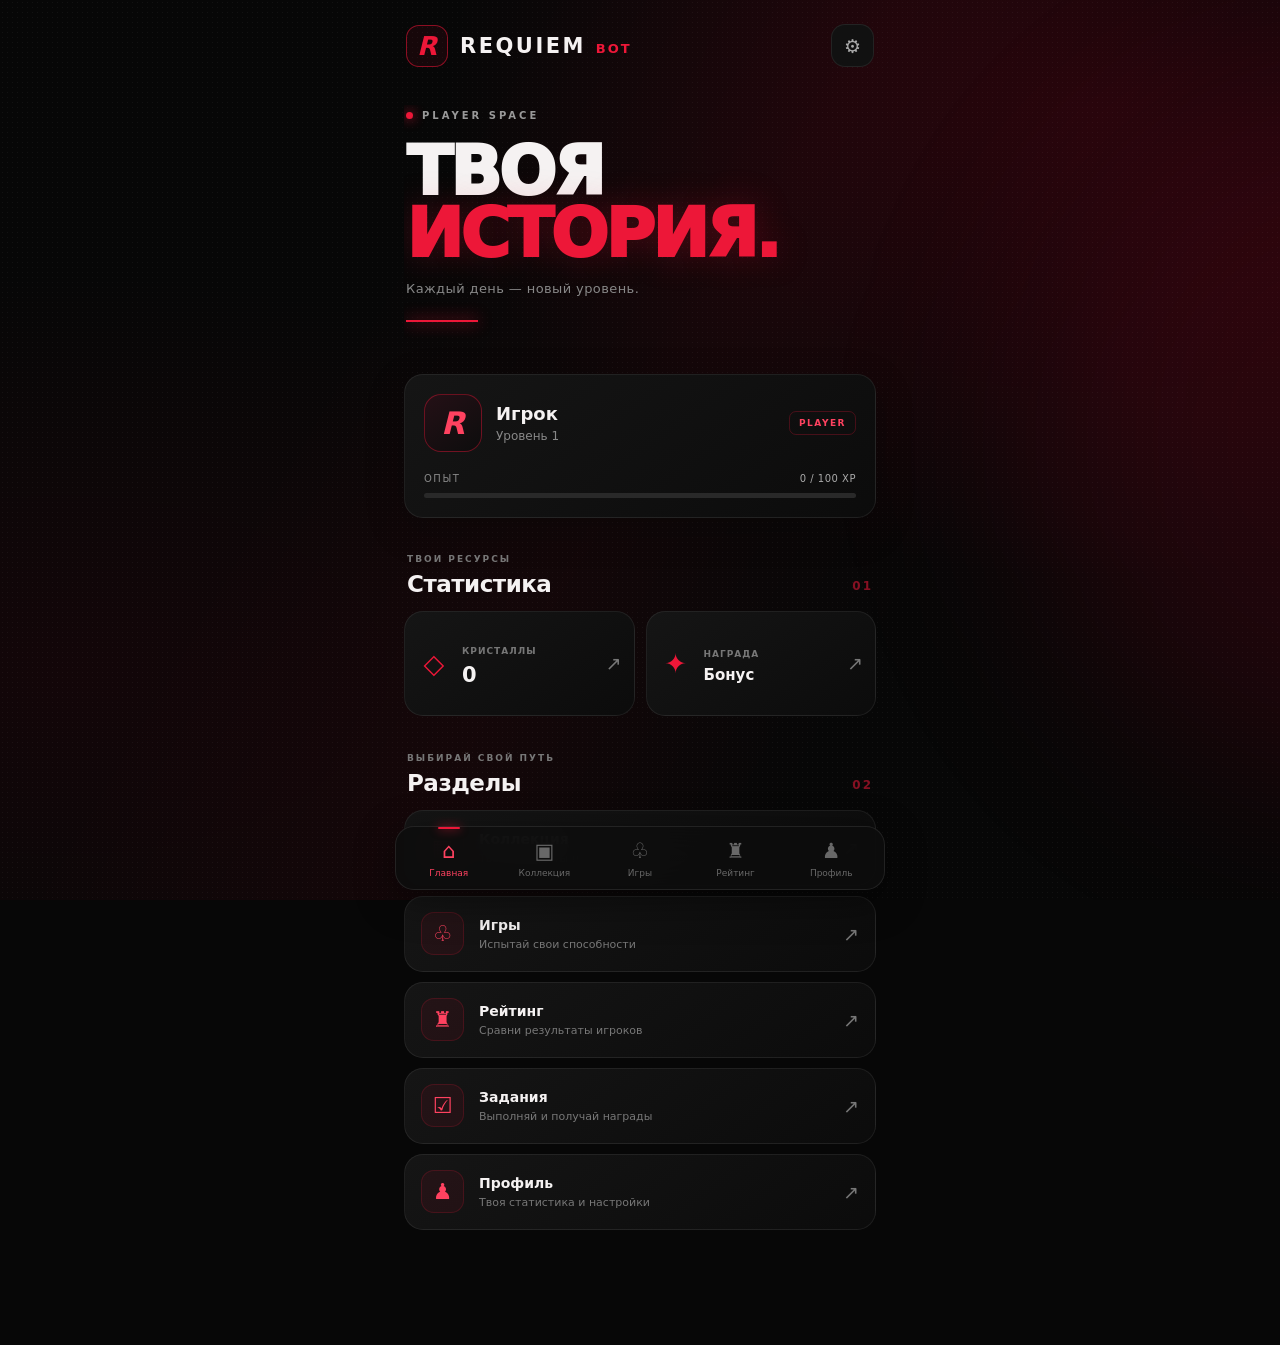
<file: index.html>
<!doctype html>
<html lang="ru">
<head>
    <meta charset="utf-8">
    <meta name="viewport" content="width=device-width, initial-scale=1, viewport-fit=cover">
    <meta name="theme-color" content="#080808">
    <title>REQUIEM</title>
    <link rel="stylesheet" href="style.css">
    <script src="https://telegram.org/js/telegram-web-app.js"></script>
</head>
<body>

<div class="ambient" aria-hidden="true">
    <div class="ambient-glow"></div>
    <span class="slash slash-a"></span>
    <span class="slash slash-b"></span>
    <span class="slash slash-c"></span>
    <span class="slash slash-d"></span>
    <span class="slash slash-e"></span>
    <span class="square square-a"></span>
    <span class="square square-b"></span>
    <span class="square square-c"></span>
    <span class="square square-d"></span>
    <span class="square square-e"></span>
    <span class="square square-f"></span>
</div>

<main class="app">

    <header class="header">
        <div class="brand">
            <span class="brand-mark">R</span>
            <div class="brand-text">REQUIEM <b>BOT</b></div>
        </div>
        <button class="icon-btn" id="settings" aria-label="Настройки">⚙</button>
    </header>

    <section class="hero">
        <div class="hero-label">
            <span class="status-dot"></span>
            PLAYER SPACE
        </div>
        <h1>ТВОЯ<br><span>ИСТОРИЯ.</span></h1>
        <p>Каждый день — новый уровень.</p>
        <div class="hero-line"></div>
    </section>

    <section class="profile panel">
        <div class="profile-top">
            <div class="avatar">R</div>
            <div class="profile-info">
                <h2 id="username">Игрок</h2>
                <p>Уровень <span id="level">1</span></p>
            </div>
            <span class="profile-tag">PLAYER</span>
        </div>
        <div class="xp-info">
            <span>ОПЫТ</span>
            <small><span id="xp">0</span> / 100 XP</small>
        </div>
        <div class="xp-line">
            <span class="xp-fill" id="xpFill"></span>
        </div>
    </section>

    <section class="section-heading">
        <div>
            <small>ТВОИ РЕСУРСЫ</small>
            <h2>Статистика</h2>
        </div>
        <span class="section-number">01</span>
    </section>

    <section class="stats">
        <button class="stat panel" data-page="crystals">
            <span class="red-icon">◇</span>
            <div>
                <small>КРИСТАЛЛЫ</small>
                <strong id="crystals">0</strong>
            </div>
            <span class="chevron">↗</span>
        </button>

        <button class="stat panel" data-page="bonus">
            <span class="red-icon">✦</span>
            <div>
                <small>НАГРАДА</small>
                <strong class="stat-label">Бонус</strong>
            </div>
            <span class="chevron">↗</span>
        </button>
    </section>

    <section class="section-heading">
        <div>
            <small>ВЫБИРАЙ СВОЙ ПУТЬ</small>
            <h2>Разделы</h2>
        </div>
        <span class="section-number">02</span>
    </section>

    <section class="menu">
        <button class="menu-item panel" data-page="collection">
            <span class="menu-icon">▦</span>
            <span class="menu-content">
                <strong>Коллекция</strong>
                <small>Твои предметы и достижения</small>
            </span>
            <span class="chevron">↗</span>
        </button>

        <button class="menu-item panel" data-page="games">
            <span class="menu-icon">♧</span>
            <span class="menu-content">
                <strong>Игры</strong>
                <small>Испытай свои способности</small>
            </span>
            <span class="chevron">↗</span>
        </button>

        <button class="menu-item panel" data-page="rating">
            <span class="menu-icon">♜</span>
            <span class="menu-content">
                <strong>Рейтинг</strong>
                <small>Сравни результаты игроков</small>
            </span>
            <span class="chevron">↗</span>
        </button>

        <button class="menu-item panel" data-page="tasks">
            <span class="menu-icon">☑</span>
            <span class="menu-content">
                <strong>Задания</strong>
                <small>Выполняй и получай награды</small>
            </span>
            <span class="chevron">↗</span>
        </button>

        <button class="menu-item panel" data-page="profile">
            <span class="menu-icon">♟</span>
            <span class="menu-content">
                <strong>Профиль</strong>
                <small>Твоя статистика и настройки</small>
            </span>
            <span class="chevron">↗</span>
        </button>
    </section>

    <!-- GAMES HUB -->

    <section id="gamesHub" style="display:none">

        <div class="section-heading">
            <div>
                <small>ВЫБИРАЙ РЕЖИМ</small>
                <h2>Игровая арена</h2>
            </div>
            <span class="section-number">03</span>
        </div>

        <button class="menu-item panel" id="openChess">
            <span class="menu-icon">♟</span>
            <span class="menu-content">
                <strong>Шахматы</strong>
                <small>Онлайн-партии · ELO · Комнаты</small>
            </span>
            <span class="chevron">↗</span>
        </button>

        <div class="panel" style="
            margin-top:12px;
            padding:20px;
            border-radius:14px;
            opacity:.65;
        ">
            <div style="font-size:28px;color:#e20b25">＋</div>
            <strong>Новые игры</strong>
            <p style="font-size:12px;color:#888">
                Другие игровые режимы появятся здесь.
            </p>
        </div>

    </section>

    <!-- CHESS SCREEN MOUNT -->

    <section id="chessScreen" style="display:none">
        <button class="menu-item panel" id="backToGames"
            style="margin-bottom:14px">
            <span class="menu-icon">←</span>
            <span class="menu-content">
                <strong>Назад к играм</strong>
                <small>Вернуться в игровую арену</small>
            </span>
        </button>

        <div id="chessMount"></div>
    </section>

    <section class="rating-section" id="ratingSection" style="display:none">
        <h2>🏆 Рейтинг игроков</h2>
        <div id="ratingList"></div>
    </section>

    <nav class="bottom-nav panel" aria-label="Навигация">
        <button class="nav-item active" data-page="home">
            <span>⌂</span>
            <small>Главная</small>
        </button>
        <button class="nav-item" data-page="collection">
            <span>▣</span>
            <small>Коллекция</small>
        </button>
        <button class="nav-item" data-page="games">
            <span>♧</span>
            <small>Игры</small>
        </button>
        <button class="nav-item" data-page="rating">
            <span>♜</span>
            <small>Рейтинг</small>
        </button>
        <button class="nav-item" data-page="profile">
            <span>♟</span>
            <small>Профиль</small>
        </button>
    </nav>

</main>

<div class="toast" id="toast" role="status"></div>

<script src="app.js"></script>
</body>
</html>
</file>
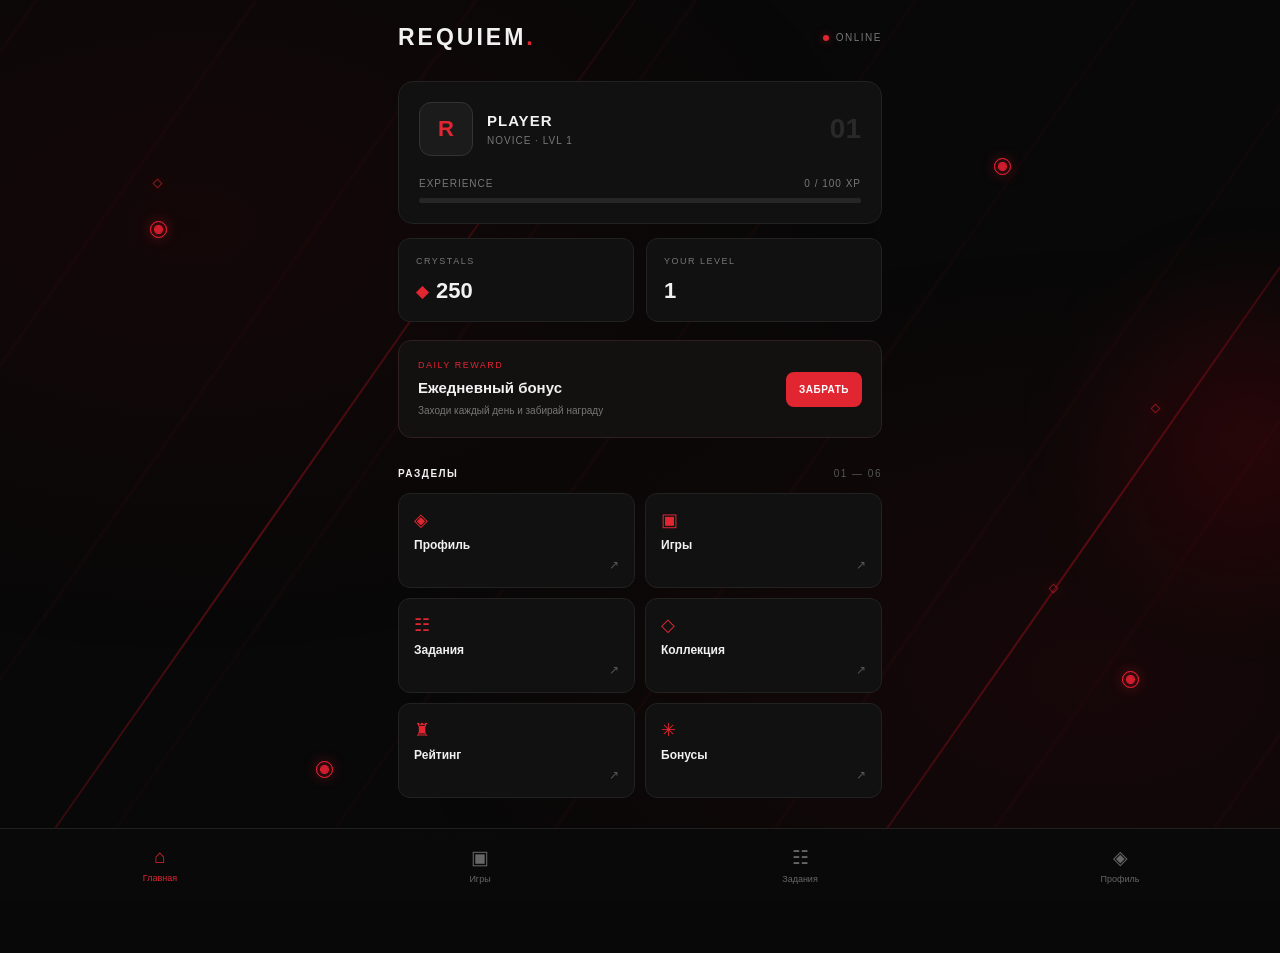
<file: webapp/index.html>
<!DOCTYPE html>
<html lang="ru">
<head>
    <meta charset="UTF-8">
    <meta name="viewport" content="width=device-width, initial-scale=1.0">
    <meta name="theme-color" content="#080808">
    <title>REQUIEM</title>
    <link rel="stylesheet" href="style.css">
</head>
<body>

    <div class="background">
        <div class="starfall">
    <span class="star"></span>
    <span class="star"></span>
    <span class="star"></span>
    <span class="star"></span>
    <span class="star"></span>
    <span class="star"></span>
</div>
        <div class="orbs">
    <span class="orb orb1"></span>
    <span class="orb orb2"></span>
    <span class="orb orb3"></span>
    <span class="orb orb4"></span>
    <span class="orb orb5"></span>
    <span class="orb orb6"></span>
</div>
        <div class="particles">
    <span class="particle p1"></span>
    <span class="particle p2"></span>
    <span class="particle p3"></span>
    <span class="particle p4"></span>
    <span class="particle p5"></span>
    <span class="particle p6"></span>
    <span class="particle p7"></span>
    <span class="particle p8"></span>
    <span class="particle p9"></span>
    <span class="particle p10"></span>
    <span class="particle p11"></span>
    <span class="particle p12"></span>
</div>
        <div class="red-line line-one"></div>
        <div class="red-line line-two"></div>
        <div class="square square-one"></div>
        <div class="square square-two"></div>
        <div class="square square-three"></div>
    </div>

    <main class="app">

        <header class="header">
            <div class="logo">REQUIEM<span>.</span></div>
            <div class="online">
                <span class="online-dot"></span>
                ONLINE
            </div>
        </header>

        <section class="profile-card">
            <div class="profile-top">
                <div class="avatar">R</div>
                <div class="profile-info">
                    <span class="nickname">PLAYER</span>
                    <span class="rank">NOVICE · LVL 1</span>
                </div>
                <div class="level">01</div>
            </div>

            <div class="xp-info">
                <span>EXPERIENCE</span>
                <span id="xp-text">0 / 100 XP</span>
            </div>

            <div class="xp-bar">
                <div class="xp-fill" id="xp-fill"></div>
            </div>
        </section>

        <section class="balance">
            <div class="balance-card">
                <div class="balance-label">CRYSTALS</div>
                <div class="balance-value">
                    <span class="crystal">◆</span>
                    <span id="crystals">250</span>
                </div>
            </div>

            <div class="balance-card">
                <div class="balance-label">YOUR LEVEL</div>
                <div class="balance-value">
                    <span id="level">1</span>
                </div>
            </div>
        </section>

        <section class="daily">
            <div class="daily-left">
                <div class="daily-tag">DAILY REWARD</div>
                <div class="daily-title">Ежедневный бонус</div>
                <div class="daily-description">Заходи каждый день и забирай награду</div>
            </div>

            <button class="daily-button" id="daily-button">
                ЗАБРАТЬ
            </button>
        </section>

        <section class="section">
            <div class="section-heading">
                <span>РАЗДЕЛЫ</span>
                <span class="section-number">01 — 06</span>
            </div>

            <div class="menu-grid">
                <button class="menu-item" data-page="profile">
                    <span class="menu-icon">◈</span>
                    <span class="menu-name">Профиль</span>
                    <span class="menu-arrow">↗</span>
                </button>

                <button class="menu-item" data-page="games">
                    <span class="menu-icon">▣</span>
                    <span class="menu-name">Игры</span>
                    <span class="menu-arrow">↗</span>
                </button>

                <button class="menu-item" data-page="tasks">
                    <span class="menu-icon">☷</span>
                    <span class="menu-name">Задания</span>
                    <span class="menu-arrow">↗</span>
                </button>

                <button class="menu-item" data-page="collection">
                    <span class="menu-icon">◇</span>
                    <span class="menu-name">Коллекция</span>
                    <span class="menu-arrow">↗</span>
                </button>

                <button class="menu-item" data-page="rating">
                    <span class="menu-icon">♜</span>
                    <span class="menu-name">Рейтинг</span>
                    <span class="menu-arrow">↗</span>
                </button>

                <button class="menu-item" data-page="bonus">
                    <span class="menu-icon">✳</span>
            <span class="menu-name">Бонусы</span>
                    <span class="menu-arrow">↗</span>
                </button>
            </div>
        </section>

        <footer class="footer">
            REQUIEM SYSTEM <span>© 2026</span>
        </footer>

    </main>

    <nav class="bottom-nav">
        <button class="nav-button active" data-page="home">
            <span>⌂</span>
            <small>Главная</small>
        </button>
        <button class="nav-button" data-page="games">
            <span>▣</span>
            <small>Игры</small>
        </button>
        <button class="nav-button" data-page="tasks">
            <span>☷</span>
            <small>Задания</small>
        </button>
        <button class="nav-button" data-page="profile">
            <span>◈</span>
            <small>Профиль</small>
        </button>
    </nav>
<script src="https://telegram.org/js/telegram-web-app.js"></script>
    <script src="app.js"></script>
</body>
</html>
</file>
<file: style.css>
/* =========================================
   REQUIEM — RED MOON INTERFACE
   ========================================= */

* {
    box-sizing: border-box;
}

:root {
    --bg: #070707;
    --card: #101010;
    --card-hover: #171111;
    --border: rgba(255,255,255,.075);
    --red: #ed1738;
    --red-light: #ff4260;
    --text: #f5f2f2;
    --muted: #777;
}

html {
    min-height: 100%;
    background: var(--bg);
}

body {
    margin: 0;
    min-height: 100vh;
    overflow-x: hidden;
    background: var(--bg);
    color: var(--text);
    font-family: Inter, system-ui, -apple-system, BlinkMacSystemFont, "Segoe UI", sans-serif;
}

button {
    font: inherit;
    color: inherit;
    cursor: pointer;
    -webkit-tap-highlight-color: transparent;
    touch-action: manipulation;
}

/* =========================================
   BACKGROUND
   ========================================= */

.ambient {
    position: fixed;
    inset: 0;
    overflow: hidden;
    pointer-events: none;
    z-index: 0;
    background:
        radial-gradient(ellipse at 85% 12%, rgba(170,0,35,.18), transparent 42%),
        radial-gradient(ellipse at 5% 75%, rgba(100,0,20,.13), transparent 42%),
        #070707;
}

.ambient-glow {
    position: absolute;
    width: 75vw;
    height: 75vw;
    max-width: 700px;
    max-height: 700px;
    right: -35%;
    top: 10%;
    border-radius: 50%;
    background: rgba(210,0,40,.12);
    filter: blur(100px);
    animation: glowMove 9s ease-in-out infinite alternate;
}

.ambient::before {
    content: "";
    position: absolute;
    inset: 0;
    background: linear-gradient(120deg, transparent 30%, rgba(255,0,45,.035) 50%, transparent 70%);
    animation: lightSweep 8s ease-in-out infinite;
}

.ambient::after {
    content: "";
    position: absolute;
    inset: 0;
    opacity: .13;
    background-image: radial-gradient(rgba(255,255,255,.35) .6px, transparent .6px);
    background-size: 5px 5px;
}

@keyframes glowMove {
    from { transform: translate(-8%, -5%) scale(.8); opacity: .45; }
    to { transform: translate(8%, 10%) scale(1.2); opacity: 1; }
}

@keyframes lightSweep {
    0%, 100% { transform: translateX(-15%); opacity: .2; }
    50% { transform: translateX(15%); opacity: .8; }
}

/* =========================================
   KATANA — SHORT RANDOM-LOOKING STRIKES
   ========================================= */

.slash {
    position: absolute;
    display: block;
    height: 2px;
    border-radius: 50%;
    opacity: 0;
    transform-origin: center;

    background: linear-gradient(
        90deg,
        transparent,
        rgba(255,30,65,.4),
        #ff234b,
        #fff,
        #ff234b,
        transparent
    );

    box-shadow:
        0 0 5px #ff173e,
        0 0 12px rgba(255,0,45,.9),
        0 0 24px rgba(255,0,45,.4);
}

.slash-a {
    width: 105px;
    top: 19%;
    left: 12%;
    --angle: -32deg;
    animation: slashOne 5.3s infinite;
}

.slash-b {
    width: 75px;
    top: 39%;
    left: 70%;
    --angle: 54deg;
    animation: slashTwo 7.1s infinite;
    animation-delay: -2.7s;
}

.slash-c {
    width: 125px;
    top: 67%;
    left: 22%;
    --angle: -57deg;
    animation: slashThree 6.4s infinite;
    animation-delay: -4.1s;
}

.slash-d {
    width: 65px;
    top: 82%;
    left: 76%;
    --angle: 28deg;
    animation: slashTwo 8.3s infinite;
    animation-delay: -5.2s;
}

.slash-e {
    width: 90px;
    top: 52%;
    left: 40%;
    --angle: -18deg;
    animation: slashOne 9.1s infinite;
    animation-delay: -6.3s;
}

@keyframes slashOne {
    0%, 72%, 100% {
        opacity: 0;
        transform: translate(0,0) rotate(var(--angle)) scaleX(.15);
    }
    74% {
        opacity: .95;
        transform: translate(8px,-5px) rotate(var(--angle)) scaleX(1);
    }
    76% {
        opacity: .65;
        transform: translate(35px,8px) rotate(var(--angle)) scaleX(.45);
    }
    78% {
        opacity: 0;
        transform: translate(55px,15px) rotate(var(--angle)) scaleX(.1);
    }
}

@keyframes slashTwo {
    0%, 61%, 100% {
        opacity: 0;
        transform: translate(0,0) rotate(var(--angle)) scaleX(.1);
    }
    63% {
        opacity: 1;
        transform: translate(-8px,7px) rotate(var(--angle)) scaleX(1);
    }
    65% {
        opacity: .5;
        transform: translate(-35px,22px) rotate(var(--angle)) scaleX(.35);
    }
    67% {
        opacity: 0;
        transform: translate(-55px,30px) rotate(var(--angle)) scaleX(.1);
    }
}

@keyframes slashThree {
    0%, 83%, 100% {
        opacity: 0;
        transform: translate(0,0) rotate(var(--angle)) scaleX(.1);
    }
    85% {
        opacity: 1;
        transform: translate(5px,-8px) rotate(var(--angle)) scaleX(1);
    }
    87% {
        opacity: .55;
        transform: translate(45px,-22px) rotate(var(--angle)) scaleX(.4);
    }
    89% {
        opacity: 0;
        transform: translate(65px,-30px) rotate(var(--angle)) scaleX(.1);
    }
}

/* =========================================
   SAKURA
   ========================================= */

.square {
    position: absolute;
    width: 8px;
    height: 12px;
    border-radius: 85% 0 85% 0;
    background: linear-gradient(135deg, #ffe1e8, #ff4770 55%, #9d0029);
    box-shadow: 0 0 9px rgba(255,50,100,.55);
    opacity: 0;
}

.square-a { left: 8%; animation: petalA 13s linear infinite; }
.square-b { left: 27%; animation: petalB 17s linear infinite; animation-delay: -7s; }
.square-c { left: 49%; animation: petalC 14s linear infinite; animation-delay: -3s; }
.square-d { left: 67%; animation: petalB 19s linear infinite; animation-delay: -12s; }
.square-e { left: 83%; animation: petalA 16s linear infinite; animation-delay: -5s; }
.square-f { left: 94%; animation: petalC 12s linear infinite; animation-delay: -9s; }

@keyframes petalA {
    0% { transform: translate(0,-10vh) rotate(0); opacity: 0; }
    10% { opacity: .8; }
    35% { transform: translate(35px,35vh) rotate(190deg); }
    65% { transform: translate(-25px,70vh) rotate(430deg); opacity: .7; }
    100% { transform: translate(45px,115vh) rotate(720deg); opacity: 0; }
}

@keyframes petalB {
    0% { transform: translate(0,-15vh) rotate(0); opacity: 0; }
    12% { opacity: .7; }
    40% { transform: translate(-45px,40vh) rotate(-210deg); }
    70% { transform: translate(25px,80vh) rotate(-470deg); opacity: .8; }
    100% { transform: translate(-30px,120vh) rotate(-720deg); opacity: 0; }
}

@keyframes petalC {
    0% { transform: translate(0,-10vh) rotate(0); opacity: 0; }
    15% { opacity: .85; }
    45% { transform: translate(50px,45vh) rotate(270deg); }
    75% { transform: translate(-40px,85vh) rotate(520deg); opacity: .6; }
    100% { transform: translate(20px,120vh) rotate(760deg); opacity: 0; }
}

/* =========================================
   APP
   ========================================= */

.app {
    position: relative;
    z-index: 1;
    max-width: 520px;
    margin: 0 auto;
    padding:
        calc(env(safe-area-inset-top) + 16px)
        18px
        calc(env(safe-area-inset-bottom) + 115px);
}

/* =========================================
   HEADER
   ========================================= */

.header {
    display: flex;
    align-items: center;
    justify-content: space-between;
    margin: 8px 2px 38px;
}

.brand {
    display: flex;
    align-items: center;
    gap: 12px;
}

.brand-mark {
    width: 42px;
    height: 42px;
    display: grid;
    place-items: center;
    border: 1px solid rgba(237,23,56,.55);
    border-radius: 13px;
    color: var(--red);
    font-size: 26px;
    font-weight: 900;
    font-style: italic;
    background: rgba(237,23,56,.07);
}

.brand-text {
    font-size: 21px;
    letter-spacing: 2.5px;
    font-weight: 850;
}

.brand-text b {
    color: var(--red);
    font-size: 13px;
    letter-spacing: 2px;
}

.icon-btn {
    width: 43px;
    height: 43px;
    border: 1px solid var(--border);
    border-radius: 14px;
    background: #111;
    color: #aaa;
    font-size: 19px;
    transition: .2s;
}

.icon-btn:active {
    background: #241015;
    color: var(--red);
    transform: scale(.94);
}

/* =========================================
   HERO
   ========================================= */

.hero {
    position: relative;
    padding: 5px 2px 28px;
    margin-bottom: 24px;
    overflow: hidden;
}

.hero-label {
    display: flex;
    align-items: center;
    gap: 9px;
    color: #999;
    font-size: 10px;
    font-weight: 750;
    letter-spacing: 3px;
}

.status-dot {
    width: 7px;
    height: 7px;
    border-radius: 50%;
    background: var(--red);
    box-shadow: 0 0 12px var(--red);
    animation: dotPulse 1.8s infinite;
}

@keyframes dotPulse {
    50% { opacity: .35; box-shadow: 0 0 2px var(--red); }
}

.hero h1 {
    margin: 20px 0 10px;
    font-size: clamp(43px, 12vw, 65px);
    line-height: .91;
    font-weight: 950;
    letter-spacing: -3px;
}

.hero h1 span {
    color: var(--red);
    text-shadow: 0 0 35px rgba(237,23,56,.25);
}

.hero p {
    color: #888;
    font-size: 13px;
    letter-spacing: .4px;
    margin: 16px 0 0;
}

.hero-line {
    width: 72px;
    height: 2px;
    margin-top: 24px;
    background: var(--red);
    box-shadow: 0 0 15px var(--red);
}

/* =========================================
   PANELS
   ========================================= */

.panel {
    background: linear-gradient(145deg, rgba(22,22,22,.96), rgba(12,12,12,.96));
    border: 1px solid var(--border);
    border-radius: 19px;
}

/* =========================================
   PROFILE
   ========================================= */

.profile {
    display: block;
    padding: 19px;
    margin-bottom: 29px;
    box-shadow: 0 12px 40px rgba(0,0,0,.2);
}

.profile-top {
    display: flex;
    align-items: center;
    gap: 14px;
}

.avatar {
    width: 58px;
    height: 58px;
    flex: 0 0 58px;
    display: grid;
    place-items: center;
    border-radius: 17px;
    border: 1px solid rgba(237,23,56,.4);
    background: linear-gradient(145deg, #241016, #0d0d0d);
    color: var(--red-light);
    font-size: 31px;
    font-weight: 900;
    font-style: italic;
}

.profile-info {
    min-width: 0;
    flex: 1;
}

.profile-info h2 {
    margin: 0 0 5px;
    font-size: 18px;
    font-weight: 750;
    overflow: hidden;
    text-overflow: ellipsis;
    white-space: nowrap;
}

.profile-info p {
    margin: 0;
    color: #888;
    font-size: 12px;
}

.profile-tag {
    padding: 6px 9px;
    border: 1px solid rgba(237,23,56,.25);
    border-radius: 7px;
    color: var(--red-light);
    font-size: 9px;
    letter-spacing: 1.5px;
    font-weight: 800;
}

.xp-info {
    display: flex;
    justify-content: space-between;
    margin: 21px 0 9px;
    color: #888;
    font-size: 10px;
    letter-spacing: 1.5px;
}

.xp-info small {
    color: #aaa;
    font-size: 10px;
    letter-spacing: .5px;
}

.xp-line {
    height: 5px;
    background: #292929;
    border-radius: 10px;
    overflow: hidden;
    margin: 0;
}

.xp-fill {
    display: block;
    width: 0;
    height: 100%;
    border-radius: inherit;
    background: linear-gradient(90deg, #a60025, #ff3158);
    box-shadow: 0 0 12px rgba(237,23,56,.6);
    transition: width .5s;
}

/* =========================================
   SECTION TITLES
   ========================================= */

.section-heading {
    display: flex;
    align-items: end;
    justify-content: space-between;
    margin: 0 3px 14px;
}

.section-heading small {
    color: #777;
    font-size: 9px;
    letter-spacing: 2px;
    font-weight: 750;
}

.section-heading h2 {
    margin: 5px 0 0;
    font-size: 23px;
    font-weight: 800;
    letter-spacing: -.5px;
}

.section-number {
    color: rgba(237,23,56,.55);
    font-size: 12px;
    font-weight: 800;
    letter-spacing: 2px;
    padding-bottom: 4px;
}

/* =========================================
   STATS
   ========================================= */

.stats {
    display: grid;
    grid-template-columns: 1fr 1fr;
    gap: 11px;
    margin-bottom: 30px;
}

.stat {
    min-width: 0;
    min-height: 105px;
    display: flex;
    align-items: center;
    gap: 11px;
    padding: 14px 12px;
    text-align: left;
    transition: .2s;
}

.stat:active,
.menu-item:active {
    transform: scale(.975);
    background: #1b1114;
    border-color: rgba(237,23,56,.35);
}

.red-icon {
    width: 34px;
    flex: 0 0 34px;
    text-align: center;
    color: var(--red);
    font-size: 27px;
}

.stat > div {
    min-width: 0;
}

.stat strong {
    display: block;
    margin-top: 5px;
    font-size: 21px;
    font-weight: 800;
}

.stat-label {
    font-size: 15px !important;
}

.stat small {
    color: #777;
    font-size: 9px;
    letter-spacing: 1px;
    font-weight: 750;
}

.chevron {
    margin-left: auto;
    color: #777;
    font-size: 19px;
    flex-shrink: 0;
}

/* =========================================
   MENU
   ========================================= */

.menu {
    display: grid;
    gap: 10px;
}

.menu-item {
    width: 100%;
    min-height: 76px;
    display: flex;
    align-items: center;
    gap: 15px;
    padding: 12px 16px;
    text-align: left;
    transition: transform .18s, background .18s, border-color .18s;
}

.menu-icon {
    width: 43px;
    height: 43px;
    flex: 0 0 43px;
    display: grid;
    place-items: center;
    border: 1px solid rgba(237,23,56,.18);
    border-radius: 13px;
    background: rgba(237,23,56,.07);
    color: var(--red-light);
    font-size: 22px;
}

.menu-content {
    display: flex;
    flex-direction: column;
    gap: 5px;
    min-width: 0;
    flex: 1;
}

.menu-content strong {
    font-size: 14px;
    font-weight: 750;
}

.menu-content small {
    color: #777;
    font-size: 11px;
}

/* =========================================
   RATING
   ========================================= */

.rating-section {
    position: relative;
    z-index: 2;
    margin-top: 24px;
    padding: 19px;
    background: #101010;
    border: 1px solid var(--border);
    border-radius: 19px;
}

.rating-section h2 {
    margin: 0 0 15px;
    font-size: 18px;
}

.rating-player {
    display: flex;
    align-items: center;
    gap: 12px;
    padding: 12px 0;
    border-bottom: 1px solid #252525;
}

.rating-place {
    width: 25px;
    color: var(--red);
    font-weight: 850;
    text-align: center;
}

.rating-avatar {
    width: 39px;
    height: 39px;
    border-radius: 12px;
    object-fit: cover;
    background: #222;
}

.rating-info {
    display: flex;
    flex-direction: column;
    gap: 4px;
    min-width: 0;
}

.rating-info strong {
    font-size: 13px;
}

.rating-info small {
    color: #777;
    font-size: 11px;
}

/* =========================================
   BOTTOM NAVIGATION
   ========================================= */

.bottom-nav {
    position: fixed;
    z-index: 100;
    bottom: calc(env(safe-area-inset-bottom) + 10px);
    left: 50%;
    transform: translateX(-50%);
    width: min(calc(100% - 24px), 490px);
    display: flex;
    justify-content: space-around;
    padding: 9px 5px 8px;
    background: rgba(13,13,13,.94);
    backdrop-filter: blur(18px);
    -webkit-backdrop-filter: blur(18px);
    border: 1px solid rgba(255,255,255,.09);
    border-radius: 19px;
    box-shadow: 0 10px 40px rgba(0,0,0,.45);
}

.nav-item {
    position: relative;
    z-index: 101;
    flex: 1;
    min-width: 0;
    display: flex;
    flex-direction: column;
    align-items: center;
    gap: 4px;
    padding: 3px 0;
    border: 0;
    background: transparent;
    color: #686868;
    transition: color .2s;
}

.nav-item span {
    font-size: 21px;
    line-height: 25px;
}

.nav-item small {
    font-size: 9px;
    white-space: nowrap;
}

.nav-item.active {
    color: var(--red-light);
}

.nav-item.active::before {
    content: "";
    position: absolute;
    top: -9px;
    width: 22px;
    height: 2px;
    border-radius: 5px;
    background: var(--red);
    box-shadow: 0 0 10px var(--red);
}

/* =========================================
   TOAST
   ========================================= */

.toast {
    position: fixed;
    z-index: 110;
    bottom: 105px;
    left: 50%;
    transform: translate(-50%, 12px);
    opacity: 0;
    pointer-events: none;
    padding: 11px 16px;
    background: #191919;
    border: 1px solid #383838;
    border-radius: 12px;
    color: #eee;
    font-size: 13px;
    transition: .22s;
}

.toast.show {
    opacity: 1;
    transform: translate(-50%, 0);
}

/* =========================================
   INTERACTIONS
   ========================================= */

button:focus-visible {
    outline: 2px solid var(--red);
    outline-offset: 3px;
}

button:active {
    -webkit-tap-highlight-color: transparent;
}

/* =========================================
   RESPONSIVE
   ========================================= */

@media (min-width: 480px) {
    .app {
        padding-left: 24px;
        padding-right: 24px;
    }

    .hero h1 {
        font-size: 68px;
    }
}

@media (max-width: 360px) {
    .app {
        padding-left: 13px;
        padding-right: 13px;
    }

    .hero h1 {
        font-size: 43px;
    }

    .menu-item {
        min-height: 69px;
        padding: 10px 12px;
    }

    .menu-content small {
        font-size: 10px;
    }

    .stat {
        padding: 12px 9px;
        gap: 7px;
    }

    .red-icon {
        width: 27px;
        flex-basis: 27px;
        font-size: 23px;
    }
}

/* =========================================
   ACCESSIBILITY
   ========================================= */

@media (prefers-reduced-motion: reduce) {
    *,
    *::before,
    *::after {
        animation-duration: .01ms !important;
        animation-iteration-count: 1 !important;
        scroll-behavior: auto !important;
    }
}
</file>
<file: webapp/style.css>
* {
    margin: 0;
    padding: 0;
    box-sizing: border-box;
}

:root {
    --bg: #080808;
    --card: #111111;
    --card-hover: #181818;
    --red: #e12632;
    --text: #f1f1f1;
    --muted: #777777;
    --border: #222222;
}

body {
    background: var(--bg);
    color: var(--text);
    font-family: Arial, Helvetica, sans-serif;
    min-height: 100vh;
    overflow-x: hidden;
}

/* BACKGROUND */

/* BACKGROUND */
/* BACKGROUND */

.background {
    position: fixed;
    inset: 0;
    overflow: hidden;
    pointer-events: none;
    z-index: 0;
    background:
        radial-gradient(ellipse at 15% 25%, rgba(100, 0, 10, 0.13), transparent 45%),
        radial-gradient(ellipse at 85% 75%, rgba(130, 0, 15, 0.12), transparent 45%);
}

.background::before {
    content: "";
    position: absolute;
    inset: -50%;
    background: repeating-linear-gradient(
        125deg,
        transparent 0px,
        transparent 90px,
        rgba(225, 20, 35, 0.045) 92px,
        transparent 95px,
        transparent 180px
    );
    animation: backgroundFlow 35s linear infinite;
}

.background::after {
    content: "";
    position: absolute;
    width: 420px;
    height: 420px;
    right: -180px;
    top: 25%;
    background: radial-gradient(circle, rgba(180, 0, 20, 0.17), transparent 70%);
    filter: blur(25px);
    animation: redPulse 9s ease-in-out infinite alternate;
}

.red-line {
    position: absolute;
    width: 2px;
    height: 180%;
    background: linear-gradient(transparent, rgba(225, 20, 35, 0.35), transparent);
    transform: rotate(35deg);
    animation: lineMove 15s ease-in-out infinite alternate;
}

.line-one { left: 20%; top: -30%; }
.line-two { left: 85%; top: -30%; animation-delay: -7s; }

.square {
    position: absolute;
    width: 7px;
    height: 7px;
    border: 1px solid rgba(225, 38, 50, 0.55);
    transform: rotate(45deg);
    animation: float 8s ease-in-out infinite;
    box-shadow: 0 0 12px rgba(225, 20, 35, 0.25);
}

.square-one { top: 20%; left: 12%; }
.square-two { top: 65%; left: 82%; animation-delay: -2s; }
.square-three { top: 45%; left: 90%; animation-delay: -4s; }

@keyframes backgroundFlow {
    from { transform: translate3d(-5%, -5%, 0); }
    to { transform: translate3d(5%, 5%, 0); }
}

@keyframes redPulse {
    from { opacity: 0.35; transform: scale(0.85); }
    to { opacity: 0.9; transform: scale(1.2); }
}

@keyframes lineMove {
    from { transform: translateY(-35px) rotate(35deg); }
    to { transform: translateY(35px) rotate(35deg); }
}

@keyframes float {
    0%, 100% { transform: translateY(0) rotate(45deg); opacity: 0.2; }
    50% { transform: translateY(-25px) rotate(135deg); opacity: 0.85; }
}

@media (prefers-reduced-motion: reduce) {
    .background *,
    .background::before,
    .background::after {
        animation: none !important;
    }
}
/* MAIN */

.app {
    position: relative;
    z-index: 1;
    max-width: 520px;
    margin: 0 auto;
    padding: 24px 18px 110px;
}

/* HEADER */

.header {
    display: flex;
    justify-content: space-between;
    align-items: center;
    margin-bottom: 30px;
}

.logo {
    font-size: 23px;
    font-weight: 900;
    letter-spacing: 3px;
}

.logo span {
    color: var(--red);
}

.online {
    color: var(--muted);
    font-size: 10px;
    letter-spacing: 1.5px;
    display: flex;
    align-items: center;
    gap: 7px;
}

.online-dot {
    width: 6px;
    height: 6px;
    background: #e12632;
    border-radius: 50%;
    box-shadow: 0 0 8px rgba(225, 38, 50, 0.5);
}

/* PROFILE */

.profile-card {
    background: var(--card);
    border: 1px solid var(--border);
    border-radius: 15px;
    padding: 20px;
}

.profile-top {
    display: flex;
    align-items: center;
    gap: 14px;
}

.avatar {
    width: 54px;
    height: 54px;
    background: #1b1b1b;
    border: 1px solid #333;
    border-radius: 12px;
    display: flex;
    align-items: center;
    justify-content: center;
    font-size: 22px;
    font-weight: bold;
    color: var(--red);
}

.profile-info {
    display: flex;
    flex-direction: column;
    gap: 6px;
}

.nickname {
    font-size: 15px;
    font-weight: bold;
    letter-spacing: 1px;
}

.rank {
    font-size: 10px;
    color: var(--muted);
    letter-spacing: 1px;
}

.level {
    margin-left: auto;
    font-size: 28px;
    font-weight: 800;
    color: #292929;
}

.xp-info {
    display: flex;
    justify-content: space-between;
    margin-top: 22px;
    margin-bottom: 9px;
    font-size: 10px;
    color: var(--muted);
    letter-spacing: 1px;
}

.xp-bar {
    height: 5px;
    background: #262626;
    border-radius: 10px;
    overflow: hidden;
}

.xp-fill {
    height: 100%;
    width: 0%;
    background: var(--red);
    border-radius: 10px;
    transition: width 0.5s ease;
}

/* BALANCE */

.balance {
    display: grid;
    grid-template-columns: 1fr 1fr;
    gap: 12px;
    margin-top: 14px;
}

.balance-card {
    background: var(--card);
    border: 1px solid var(--border);
    border-radius: 12px;
    padding: 17px;
}

.balance-label {
    color: var(--muted);
    font-size: 9px;
    letter-spacing: 1.5px;
}

.balance-value {
    display: flex;
    align-items: center;
    gap: 8px;
    margin-top: 12px;
    font-size: 22px;
    font-weight: bold;
}

.crystal {
    color: var(--red);
    font-size: 16px;
}

/* DAILY */

.daily {
    margin-top: 18px;
    padding: 19px;
    border: 1px solid #302020;
    background: #131010;
    border-radius: 13px;
    display: flex;
    align-items: center;
    justify-content: space-between;
    gap: 12px;
}

.daily-tag {
    font-size: 9px;
    color: var(--red);
    letter-spacing: 1.5px;
    margin-bottom: 9px;
}

.daily-title {
    font-size: 15px;
    font-weight: bold;
}

.daily-description {
    font-size: 10px;
    color: var(--muted);
    margin-top: 7px;
    line-height: 1.5;
}

.daily-button {
    background: var(--red);
    border: none;
    border-radius: 8px;
    padding: 12px 13px;
    color: white;
    font-size: 10px;
    font-weight: bold;
    letter-spacing: 0.5px;
    white-space: nowrap;
    cursor: pointer;
    transition: 0.2s;
}

.daily-button:active {
    transform: scale(0.96);
}

.daily-button:disabled {
    background: #292929;
    color: #777;
    cursor: default;
}

/* SECTIONS */

.section {
    margin-top: 30px;
}

.section-heading {
    display: flex;
    justify-content: space-between;
    align-items: center;
    margin-bottom: 14px;
    font-size: 10px;
    font-weight: bold;
    letter-spacing: 1.5px;
}

.section-number {
    color: #555;
    font-weight: normal;
}

.menu-grid {
    display: grid;
    grid-template-columns: 1fr 1fr;
    gap: 10px;
}

.menu-item {
    min-height: 95px;
    padding: 15px;
    background: var(--card);
    border: 1px solid var(--border);
    border-radius: 12px;
    color: var(--text);
    display: flex;
    flex-direction: column;
    align-items: flex-start;
    justify-content: space-between;
    cursor: pointer;
    transition: background 0.2s, border 0.2s, transform 0.2s;
}

.menu-item:active {
    transform: scale(0.98);
    background: var(--card-hover);
}

.menu-icon {
    color: var(--red);
    font-size: 18px;
}

.menu-name {
    font-size: 12px;
    font-weight: bold;
}

.menu-arrow {
    align-self: flex-end;
    color: #555;
    font-size: 12px;
}

/* FOOTER */

.footer {
    display: flex;
    justify-content: space-between;
    margin-top: 35px;
    color: #444;
    font-size: 9px;
    letter-spacing: 1.5px;
}

.footer span {
    letter-spacing: 0;
}

/* BOTTOM NAVIGATION */

.bottom-nav {
    position: fixed;
    z-index: 5;
    bottom: 0;
    left: 0;
    right: 0;
    height: 72px;
    background: rgba(10, 10, 10, 0.97);
    border-top: 1px solid #202020;
    display: flex;
    justify-content: space-around;
    align-items: center;
    padding-bottom: env(safe-area-inset-bottom);
}

.nav-button {
    background: none;
    border: none;
    color: #666;
    display: flex;
    flex-direction: column;
    align-items: center;
    gap: 5px;
    min-width: 60px;
    cursor: pointer;
}

.nav-button span {
    font-size: 19px;
}

.nav-button small {
    font-size: 9px;
}

.nav-button.active {
    color: var(--red);
}

/* SMALL SCREENS */

@media (max-width: 360px) {
    .app {
        padding-left: 13px;
        padding-right: 13px;
    }

    .daily {
        padding: 14px;
    }

    .daily-button {
        padding: 10px;
    }
}
/* PARTICLES */

.particles {
    position: absolute;
    inset: 0;
    overflow: hidden;
}

.particle {
    position: absolute;
    width: 3px;
    height: 3px;
    border-radius: 50%;
    background: #ff2638;
    box-shadow: 0 0 10px 3px rgba(255, 25, 45, 0.6);
    animation: particleFloat 12s linear infinite;
    opacity: 0;
}

.p1 { left: 8%; animation-delay: 0s; }
.p2 { left: 18%; animation-delay: -3s; }
.p3 { left: 29%; animation-delay: -6s; }
.p4 { left: 41%; animation-delay: -9s; }
.p5 { left: 53%; animation-delay: -2s; }
.p6 { left: 64%; animation-delay: -5s; }
.p7 { left: 75%; animation-delay: -8s; }
.p8 { left: 88%; animation-delay: -11s; }
.p9 { left: 13%; animation-delay: -7s; }
.p10 { left: 36%; animation-delay: -4s; }
.p11 { left: 69%; animation-delay: -10s; }
.p12 { left: 94%; animation-delay: -1s; }

@keyframes particleFloat {
    0% {
        transform: translateY(105vh) scale(0.5);
        opacity: 0;
    }
    15% { opacity: 0.8; }
    85% { opacity: 0.8; }
    100% {
        transform: translateY(-10vh) scale(1.4);
        opacity: 0;
    }
}
/* STARFALL */

.starfall {
    position: fixed;
    inset: 0;
    overflow: hidden;
    pointer-events: none;
    z-index: 1;
}

.star {
    position: absolute;
    top: -20%;
    width: 2px;
    height: 150px;
    background: linear-gradient(
        to bottom,
        transparent,
        rgba(255, 20, 40, 0.1),
        #ff2638,
        #fff
    );
    box-shadow: 0 0 12px #ff2638;
    transform: rotate(45deg);
    animation: starShoot linear infinite;
    opacity: 0;
}

.star:nth-child(1) { left: 10%; animation-duration: 2.8s; }
.star:nth-child(2) { left: 25%; animation-duration: 3.5s; animation-delay: 1s; }
.star:nth-child(3) { left: 45%; animation-duration: 2.4s; animation-delay: 2s; }
.star:nth-child(4) { left: 65%; animation-duration: 3s; animation-delay: .5s; }
.star:nth-child(5) { left: 80%; animation-duration: 2.6s; animation-delay: 1.7s; }
.star:nth-child(6) { left: 95%; animation-duration: 3.2s; animation-delay: 2.5s; }

@keyframes starShoot {
    0% {
        transform: translate(0, 0) rotate(45deg);
        opacity: 0;
    }
    10% { opacity: 1; }
    100% {
        transform: translate(-400px, 600px) rotate(45deg);
        opacity: 0;
    }
}
/* EXPANDING ORBS */

.orbs {
    position: fixed;
    inset: 0;
    overflow: hidden;
    pointer-events: none;
    z-index: 1;
}

.orb {
    position: absolute;
    width: 9px;
    height: 9px;
    border: 1px solid rgba(255, 35, 55, .9);
    border-radius: 50%;
    background: rgba(255, 20, 40, .25);
    box-shadow: 0 0 15px #ff2638, inset 0 0 8px #ff2638;
    animation: orbExpand 4s ease-out infinite;
}

.orb::before,
.orb::after {
    content: "";
    position: absolute;
    inset: -5px;
    border: 1px solid rgba(255, 35, 55, .65);
    border-radius: 50%;
    animation: orbRing 4s ease-out infinite;
}

.orb::after {
    animation-delay: .5s;
}

.orb1 { left: 12%; top: 25%; animation-delay: 0s; }
.orb2 { left: 78%; top: 18%; animation-delay: 1.2s; }
.orb3 { left: 45%; top: 70%; animation-delay: 2.4s; }
.orb4 { left: 88%; top: 75%; animation-delay: .8s; }
.orb5 { left: 25%; top: 85%; animation-delay: 3s; }
.orb6 { left: 60%; top: 40%; animation-delay: 1.8s; }

@keyframes orbExpand {
    0%, 100% {
        transform: scale(.5);
        opacity: 0;
    }
    15% { opacity: 1; }
    70% {
        transform: scale(2.5);
        opacity: .8;
    }
    100% {
        transform: scale(.5);
        opacity: 0;
    }
}

@keyframes orbRing {
    0% {
        transform: scale(.5);
        opacity: .9;
    }
    100% {
        transform: scale(5);
        opacity: 0;
    }
}
</file>
